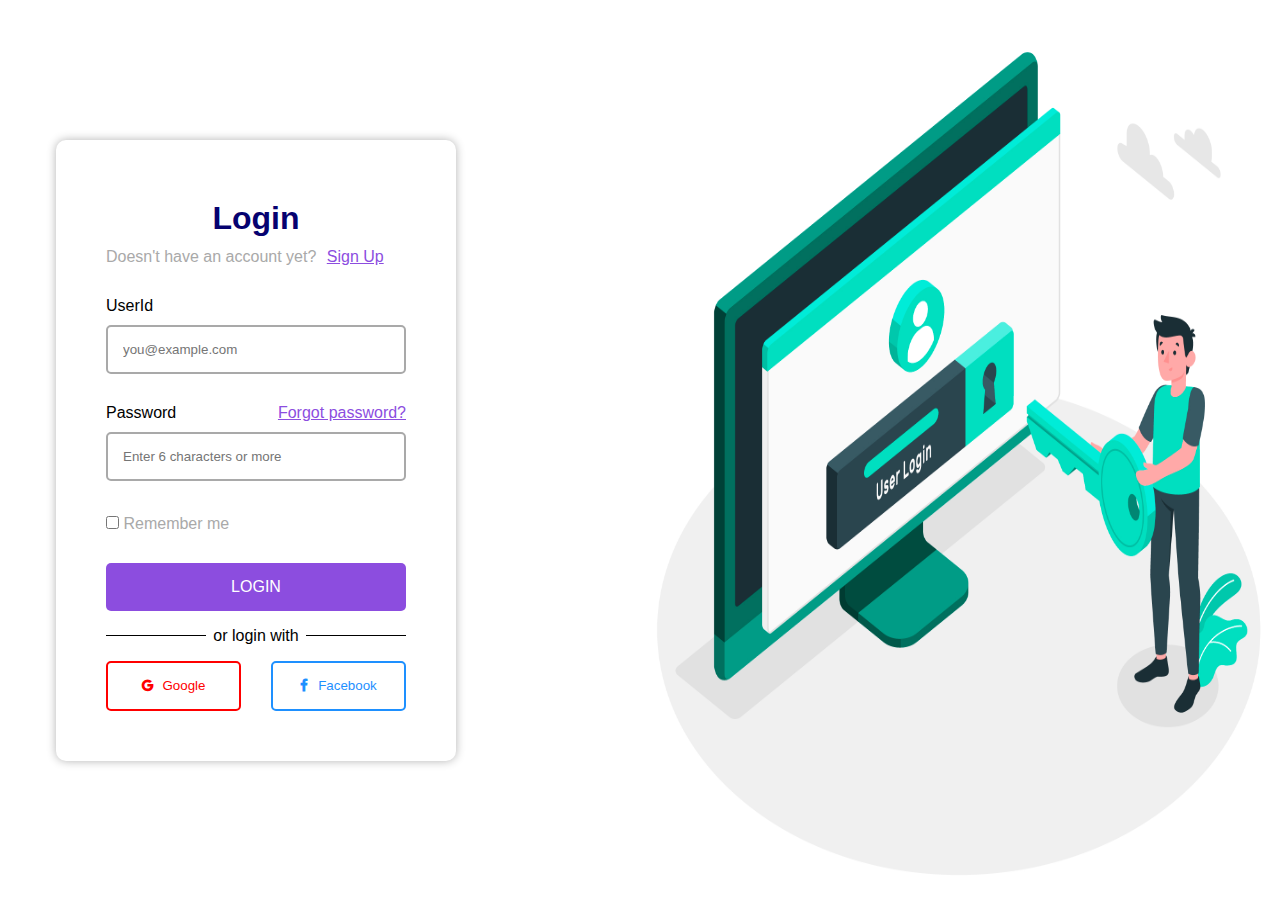
<file: index.html>
<!DOCTYPE html>
<html lang="en">
<head>
    <meta charset="UTF-8">
    <meta name="viewport" content="width=device-width, initial-scale=1.0">
    <title>Document</title>
    <link rel="stylesheet" href="style.css" type="text/css">
    <link rel="stylesheet" href="https://cdnjs.cloudflare.com/ajax/libs/font-awesome/4.7.0/css/font-awesome.min.css">
</head>
<body>
    <section>
        <div class="container">
            <div class="left-container">

                <!-- login-card -->

                <div class="login">
                    <h1 style="color: #060270;margin:10px auto;width:fit-content;">Login</h1>
                    <span style="color: darkgrey;">Doesn't have an account yet?</span>
                    <button class="signup" type="button" onclick="signup()">Sign Up</button>
                    <form>
                        <div style="margin: 30px 0px 5px 0px;">
                            <label style="margin: 20px 0px;" for="logemail">UserId</label><br>
                        </div>
                        <input class="email" id="logemail" style="padding: 15px;width:calc(100% - 34px);border-radius: 5px;border:2px solid darkgrey" type="email"  placeholder="you@example.com" onchange="onchangehandler(event,'email1')"><br>
                        <div class="psd">
                            <label for="logpassword">Password</label><br>
                            <a href="#" style="color: #8C4DDF;">Forgot password?</a>
                        </div>
                        <input class="password" id="logpassword" style="padding: 15px;width:calc(100% - 34px);border-radius: 5px;border:2px solid darkgrey"  type="password" placeholder="Enter 6 characters or more" onchange="onchangehandler(event,'password1')"><br>
                        <div style="margin: 30px 0px;">
                            <input id="check" style="size:20px;accent-color:#8C4DDF" type="checkbox">
                            <label for="check" style="color: darkgrey;">Remember me</label>
                        </div>
                        <button style="padding: 15px;width:100% ;border-radius: 5px;background-color: #8C4DDF;color:#fff;font-size: 16px;" type="button" onclick="onloghandler()">LOGIN</button>
                        <div class="login-with">
                            <div style="border-top:1px solid black"></div>
                            <p>or login with</p>
                            <div style="border-top:1px solid black"></div>
                        </div>
                        <div class="social-media-btn">
                            <button style="width: 45%;height:50px;border:2px solid red;background-color:#fff;color:red"><i class="fa fa-google" aria-hidden="true" style="margin-right:10px;font-weight:900"></i>Google</button>
                            <button style="width: 45%;height:50px;border:2px solid dodgerblue;background-color:#fff;color:dodgerblue"><i class="fa fa-facebook" aria-hidden="true" style="margin-right: 10px;font-weight:900"></i>Facebook</button>
                        </div>
                    </form>
                </div> 

                <!-- register-card -->

                <div class="register">
                    <h1 style="color: #060270;margin:10px auto;width:fit-content">Register</h1>
                    <span style="color: darkgrey;">Already have an account</span>
                    <button type="button" style="all:unset;color: #8C4DDF;text-decoration:underline" onclick="log()">Login</button>
                    <form>
                        <div class="reg-label">
                            <label for="username">User Name</label><br>
                            <input id="username" style="padding: 15px;width:calc(100% - 34px);border-radius: 5px;border:2px solid darkgrey" type="text"  placeholder="" onchange="onchanged(event,'username')"><br>
                        </div>
                        <div class="reg-label">
                            <label for="email">Email</label><br>
                            <input  id="email" style="padding: 15px;width:calc(100% - 34px);border-radius: 5px;border:2px solid darkgrey"  type="email" placeholder="" onchange="onchanged(event,'email')"><br>
                        </div>
                        <div class="reg-label">
                            <label style="margin: 20px 0px;" for="phoneno">Phone No</label><br>
                            <input id="phoneno" style="padding: 15px;width:calc(100% - 34px);border-radius: 5px;border:2px solid darkgrey" type="tel"  placeholder="" onchange="onchanged(event,'phoneno')"><br>
                        </div>
                        <div class="reg-label">
                            <label for="password">Password</label><br>
                            <input id="password" style="padding: 15px;width:calc(100% - 34px);border-radius: 5px;border:2px solid darkgrey"  type="password" placeholder="" onchange="onchanged(event,'password')"><br>
                        </div>
                        <div class="reg-label">
                            <label for="repassword">Confirm Password</label><br>
                            <input id="repassword" style="padding: 15px;width:calc(100% - 34px);border-radius: 5px;border:2px solid darkgrey"  type="password" placeholder="" onchange="onchanged(event,'repassword')"><br>
                        </div>
                
                        <button style="padding: 15px;width:100% ;border-radius: 5px;background-color: #8C4DDF;color:#fff;font-size: 16px;margin:20px 0px 0px 0px;" type="button" onclick="onregister()">Register</button>
                    </form>
                </div> 

            </div>

            <div class="right-container">
                <img style="width: 100%;" src="6184159_3094352.jpg" alt="">
            </div>
        </div>
    </section>
</body>
<script src="script.js"></script>
</html>
</file>
<file: style.css>
body{
    margin: 0;
}
.container{
    display: flex;
    /* width: 100% ; */
    height: 100vh;
    margin: 0px auto;
    justify-content: space-between;
}
.left-container{
    width: 40%;
    display: flex;
    justify-content: center;
    align-items: center;
}
.register, .login{
    width: 300px;
    margin: 20px;
    padding: 50px;
    box-shadow: 0px 0px 10px rgb(0, 0, 0,0.3);
    border-radius: 10px;
    height: fit-content;
}
.reg-label{
    margin: 15px 0px 0px 0px;
}
input{
    margin: 5px 0px 0px 0px;
}
.register{
    display: none;
}
.psd{
    display: flex;
    margin: 30px 0px 5px 0px;
    justify-content: space-between;
}
*{
    font-family:Arial, Helvetica, sans-serif;
    text-wrap: nowrap;
}
button{
    border: 0px;
    border-radius: 5px;
}
.login-with{
    display: grid;
    grid-template-columns: repeat(3,1fr);
    align-items: center;
    text-align: center;
}
.social-media-btn{
    display: flex;
    justify-content: space-between;
}
.right-container{
    display: flex;
    justify-content: center;
    width: 50%;
}

.signup{
    color: #8C4DDF;
    text-decoration:underline;
    background-color: transparent;
    font-size: 16px;
}
.signup:hover{
    cursor: pointer;
}

@media (max-width:1080px) {
    .right-container{
        display: none;
    }
    .left-container{
        display: flex;
        justify-content: center;
        width: 100%;
    }
}
</file>
